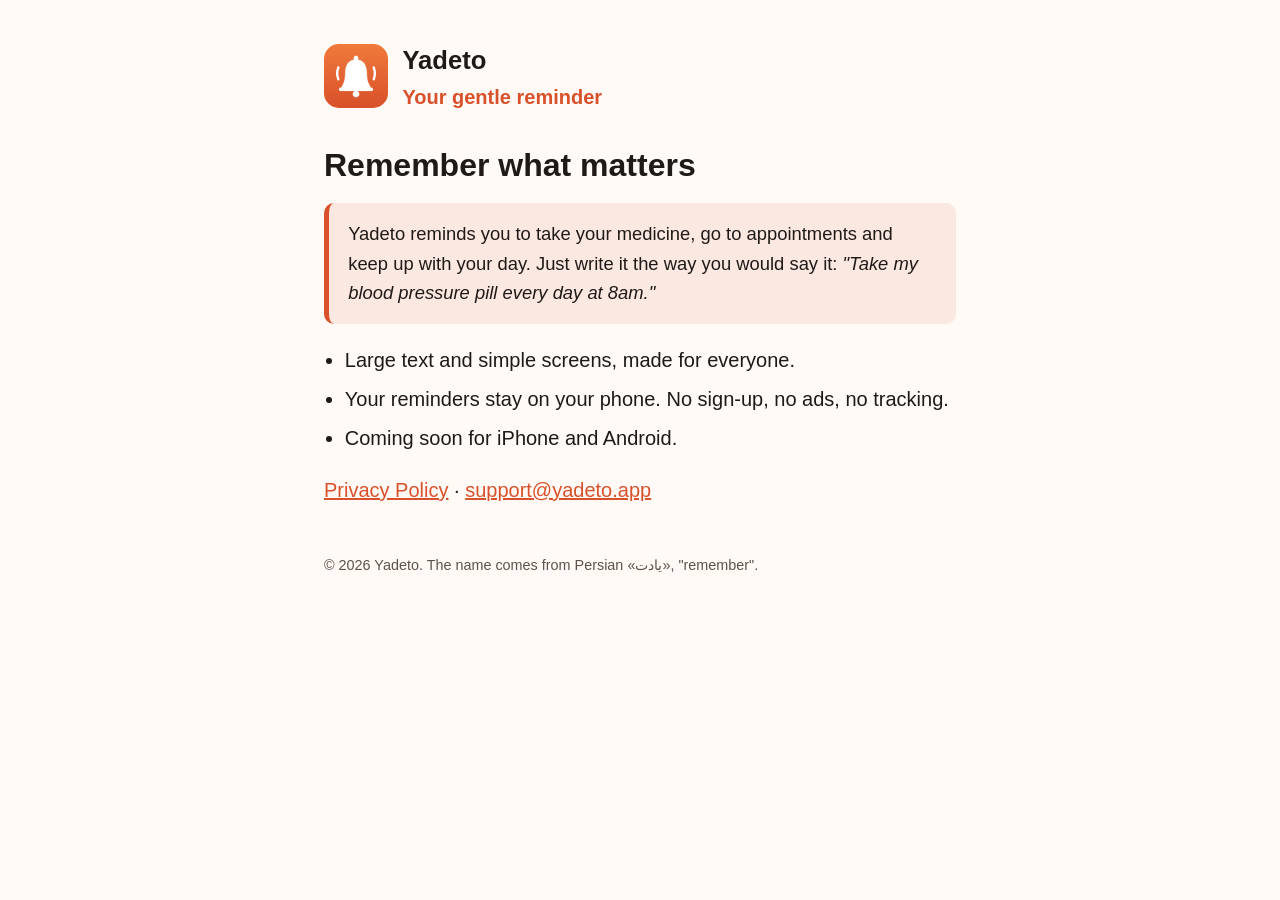
<file: index.html>
<!doctype html>
<html lang="en">
<head>
  <meta charset="utf-8">
  <meta name="viewport" content="width=device-width, initial-scale=1">
  <title>Yadeto · Your gentle reminder</title>
  <meta name="description" content="Yadeto reminds you to take your medicine and remember what matters. Your reminders stay on your phone.">
  <link rel="icon" href="/icon.png">
  <link rel="stylesheet" href="/style.css">
</head>
<body>
<main>
  <header>
    <img src="/icon.png" alt="">
    <div>
      <p class="name">Yadeto</p>
      <p class="tagline">Your gentle reminder</p>
    </div>
  </header>

  <h1>Remember what matters</h1>
  <p class="short">Yadeto reminds you to take your medicine, go to appointments and keep up with your day. Just write it the way you would say it: <em>"Take my blood pressure pill every day at 8am."</em></p>

  <ul>
    <li>Large text and simple screens, made for everyone.</li>
    <li>Your reminders stay on your phone. No sign-up, no ads, no tracking.</li>
    <li>Coming soon for iPhone and Android.</li>
  </ul>

  <p><a href="/privacy/">Privacy Policy</a> · <a href="mailto:support@yadeto.app">support@yadeto.app</a></p>

  <footer>© 2026 Yadeto. The name comes from Persian «یادت», "remember".</footer>
</main>
</body>
</html>
</file>
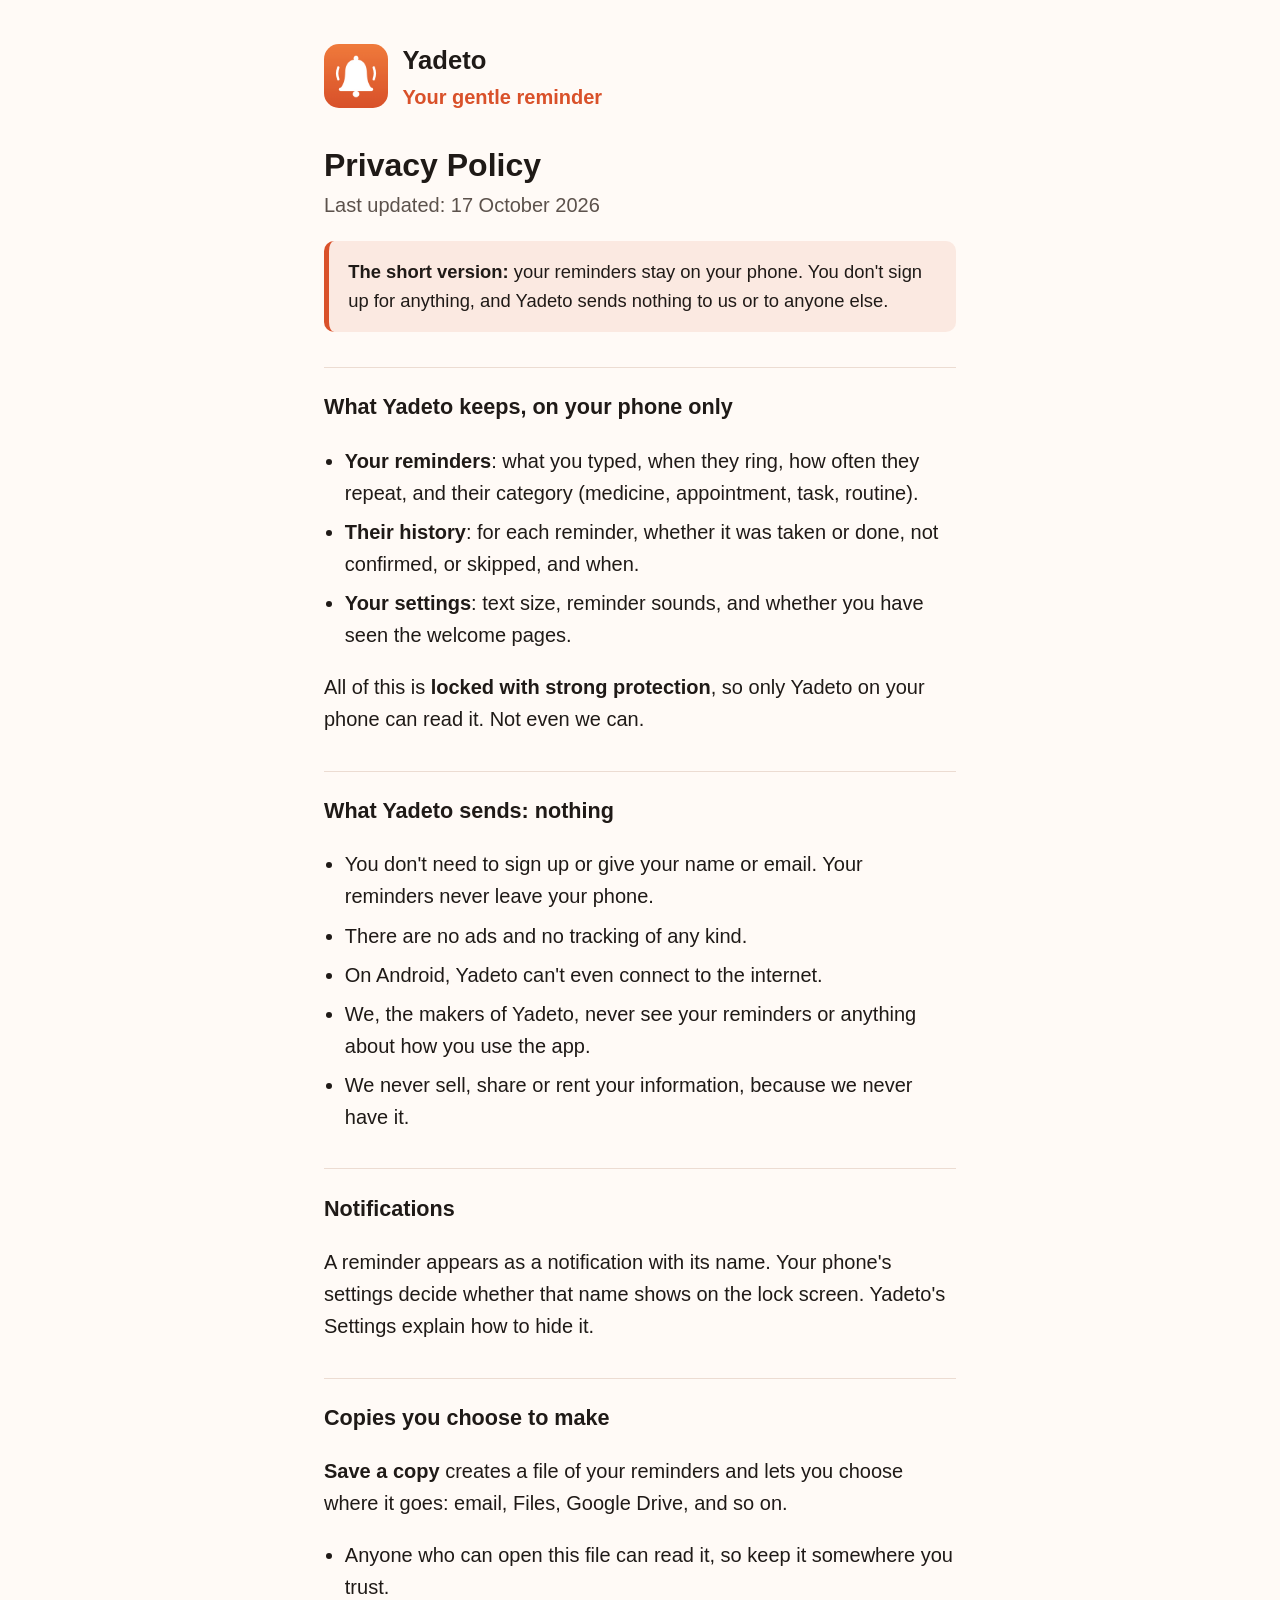
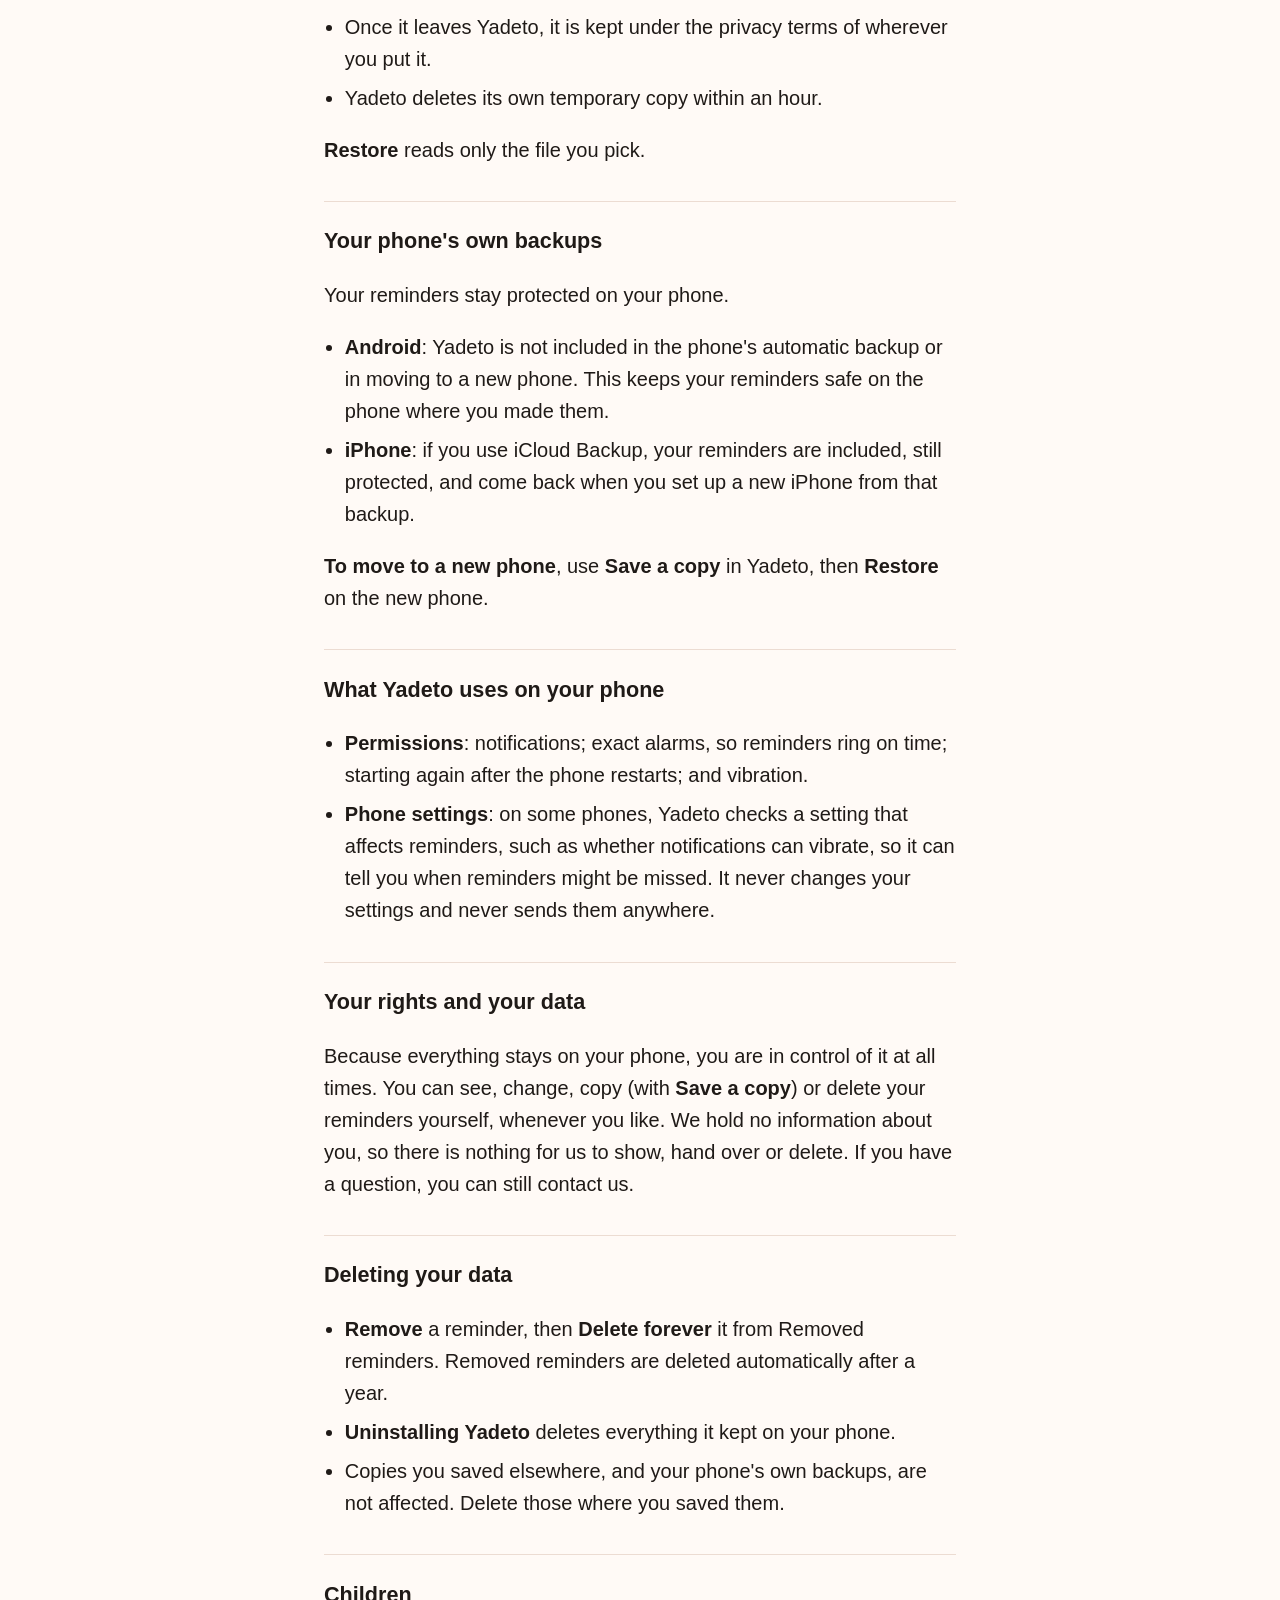
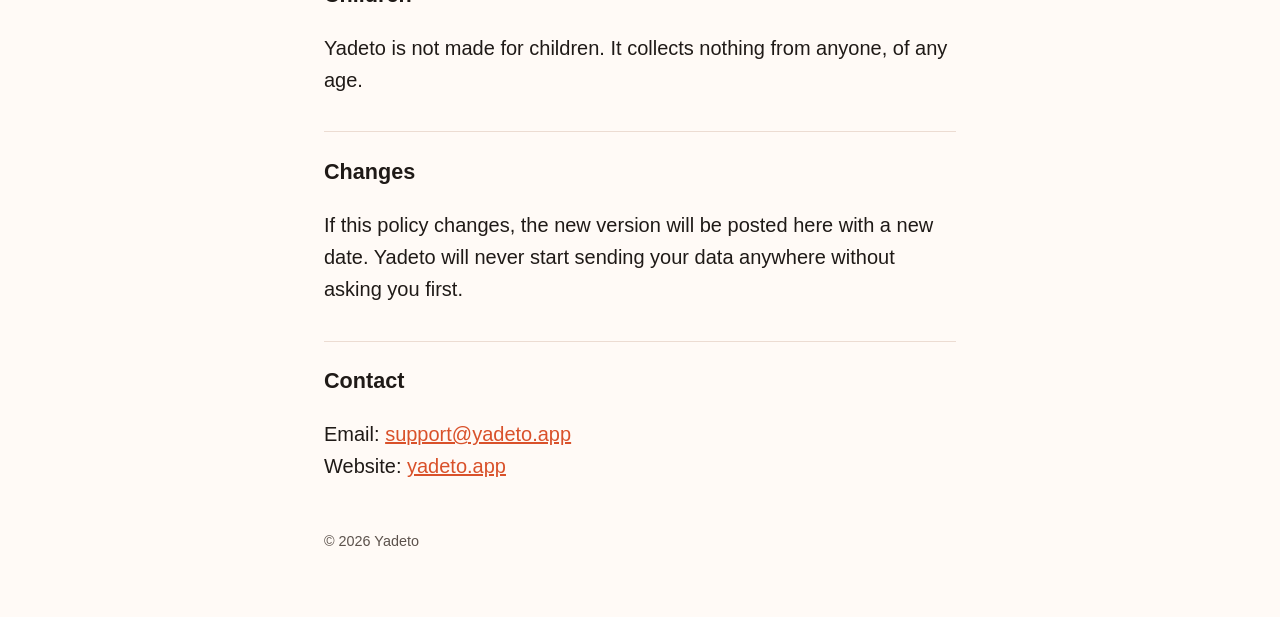
<file: privacy/index.html>
<!doctype html>
<html lang="en">
<head>
  <meta charset="utf-8">
  <meta name="viewport" content="width=device-width, initial-scale=1">
  <title>Privacy Policy · Yadeto</title>
  <meta name="description" content="Yadeto keeps your reminders on your phone. You don't sign up for anything, and Yadeto sends nothing to anyone.">
  <link rel="icon" href="/icon.png">
  <link rel="stylesheet" href="/style.css">
</head>
<body>
<main>
  <header>
    <img src="/icon.png" alt="">
    <div>
      <p class="name">Yadeto</p>
      <p class="tagline">Your gentle reminder</p>
    </div>
  </header>

  <h1>Privacy Policy</h1>
  <p class="updated">Last updated: 17 October 2026</p>

  <p class="short"><strong>The short version:</strong> your reminders stay on your phone. You don't sign up for anything, and Yadeto sends nothing to us or to anyone else.</p>

  <h2>What Yadeto keeps, on your phone only</h2>
  <ul>
    <li><strong>Your reminders</strong>: what you typed, when they ring, how often they repeat, and their category (medicine, appointment, task, routine).</li>
    <li><strong>Their history</strong>: for each reminder, whether it was taken or done, not confirmed, or skipped, and when.</li>
    <li><strong>Your settings</strong>: text size, reminder sounds, and whether you have seen the welcome pages.</li>
  </ul>
  <p>All of this is <strong>locked with strong protection</strong>, so only Yadeto on your phone can read it. Not even we can.</p>

  <h2>What Yadeto sends: nothing</h2>
  <ul>
    <li>You don't need to sign up or give your name or email. Your reminders never leave your phone.</li>
    <li>There are no ads and no tracking of any kind.</li>
    <li>On Android, Yadeto can't even connect to the internet.</li>
    <li>We, the makers of Yadeto, never see your reminders or anything about how you use the app.</li>
    <li>We never sell, share or rent your information, because we never have it.</li>
  </ul>

  <h2>Notifications</h2>
  <p>A reminder appears as a notification with its name. Your phone's settings decide whether that name shows on the lock screen. Yadeto's Settings explain how to hide it.</p>

  <h2>Copies you choose to make</h2>
  <p><strong>Save a copy</strong> creates a file of your reminders and lets you choose where it goes: email, Files, Google Drive, and so on.</p>
  <ul>
    <li>Anyone who can open this file can read it, so keep it somewhere you trust.</li>
    <li>Once it leaves Yadeto, it is kept under the privacy terms of wherever you put it.</li>
    <li>Yadeto deletes its own temporary copy within an hour.</li>
  </ul>
  <p><strong>Restore</strong> reads only the file you pick.</p>

  <h2>Your phone's own backups</h2>
  <p>Your reminders stay protected on your phone.</p>
  <ul>
    <li><strong>Android</strong>: Yadeto is not included in the phone's automatic backup or in moving to a new phone. This keeps your reminders safe on the phone where you made them.</li>
    <li><strong>iPhone</strong>: if you use iCloud Backup, your reminders are included, still protected, and come back when you set up a new iPhone from that backup.</li>
  </ul>
  <p><strong>To move to a new phone</strong>, use <strong>Save a copy</strong> in Yadeto, then <strong>Restore</strong> on the new phone.</p>

  <h2>What Yadeto uses on your phone</h2>
  <ul>
    <li><strong>Permissions</strong>: notifications; exact alarms, so reminders ring on time; starting again after the phone restarts; and vibration.</li>
    <li><strong>Phone settings</strong>: on some phones, Yadeto checks a setting that affects reminders, such as whether notifications can vibrate, so it can tell you when reminders might be missed. It never changes your settings and never sends them anywhere.</li>
  </ul>

  <h2>Your rights and your data</h2>
  <p>Because everything stays on your phone, you are in control of it at all times. You can see, change, copy (with <strong>Save a copy</strong>) or delete your reminders yourself, whenever you like. We hold no information about you, so there is nothing for us to show, hand over or delete. If you have a question, you can still contact us.</p>

  <h2>Deleting your data</h2>
  <ul>
    <li><strong>Remove</strong> a reminder, then <strong>Delete forever</strong> it from Removed reminders. Removed reminders are deleted automatically after a year.</li>
    <li><strong>Uninstalling Yadeto</strong> deletes everything it kept on your phone.</li>
    <li>Copies you saved elsewhere, and your phone's own backups, are not affected. Delete those where you saved them.</li>
  </ul>

  <h2>Children</h2>
  <p>Yadeto is not made for children. It collects nothing from anyone, of any age.</p>

  <h2>Changes</h2>
  <p>If this policy changes, the new version will be posted here with a new date. Yadeto will never start sending your data anywhere without asking you first.</p>

  <h2>Contact</h2>
  <p>Email: <a href="mailto:support@yadeto.app">support@yadeto.app</a><br>
  Website: <a href="https://yadeto.app">yadeto.app</a></p>

  <footer>© 2026 Yadeto</footer>
</main>
</body>
</html>
</file>
<file: style.css>
/* yadeto.app — large, plain, readable (D56). */
:root {
  --bg: #fffaf6;
  --text: #1f1a17;
  --muted: #5c524c;
  --accent: #d9512a;
  --rule: #ecdcd2;
}
@media (prefers-color-scheme: dark) {
  :root {
    --bg: #1b1715;
    --text: #f4ece6;
    --muted: #c4b6ad;
    --accent: #f59a6b;
    --rule: #3a312c;
  }
}
* { box-sizing: border-box; }
html { -webkit-text-size-adjust: 100%; }
body {
  margin: 0;
  background: var(--bg);
  color: var(--text);
  font: 20px/1.6 -apple-system, BlinkMacSystemFont, "Segoe UI", Roboto,
    "Helvetica Neue", Arial, sans-serif;
}
main { max-width: 42rem; margin: 0 auto; padding: 2.5rem 1.25rem 4rem; }
header { display: flex; align-items: center; gap: 0.9rem; margin-bottom: 2rem; }
header img { width: 64px; height: 64px; border-radius: 15px; }
header .name { font-size: 1.6rem; font-weight: 700; margin: 0; }
header .tagline { margin: 0; color: var(--accent); font-weight: 600; }
h1 { font-size: 2rem; line-height: 1.25; margin: 0 0 0.25rem; }
h2 { font-size: 1.35rem; margin: 2.2rem 0 0.6rem; padding-top: 1.4rem;
  border-top: 1px solid var(--rule); }
.updated { color: var(--muted); margin-top: 0; }
.short { font-size: 1.15rem; background: color-mix(in srgb, var(--accent) 10%, transparent);
  border-left: 5px solid var(--accent); padding: 1rem 1.2rem; border-radius: 10px; }
ul { padding-left: 1.3rem; }
li { margin: 0.45rem 0; }
a { color: var(--accent); }
footer { margin-top: 3rem; color: var(--muted); font-size: 0.9rem; }
@media (max-width: 480px) { body { font-size: 18px; } h1 { font-size: 1.7rem; } }
</file>
